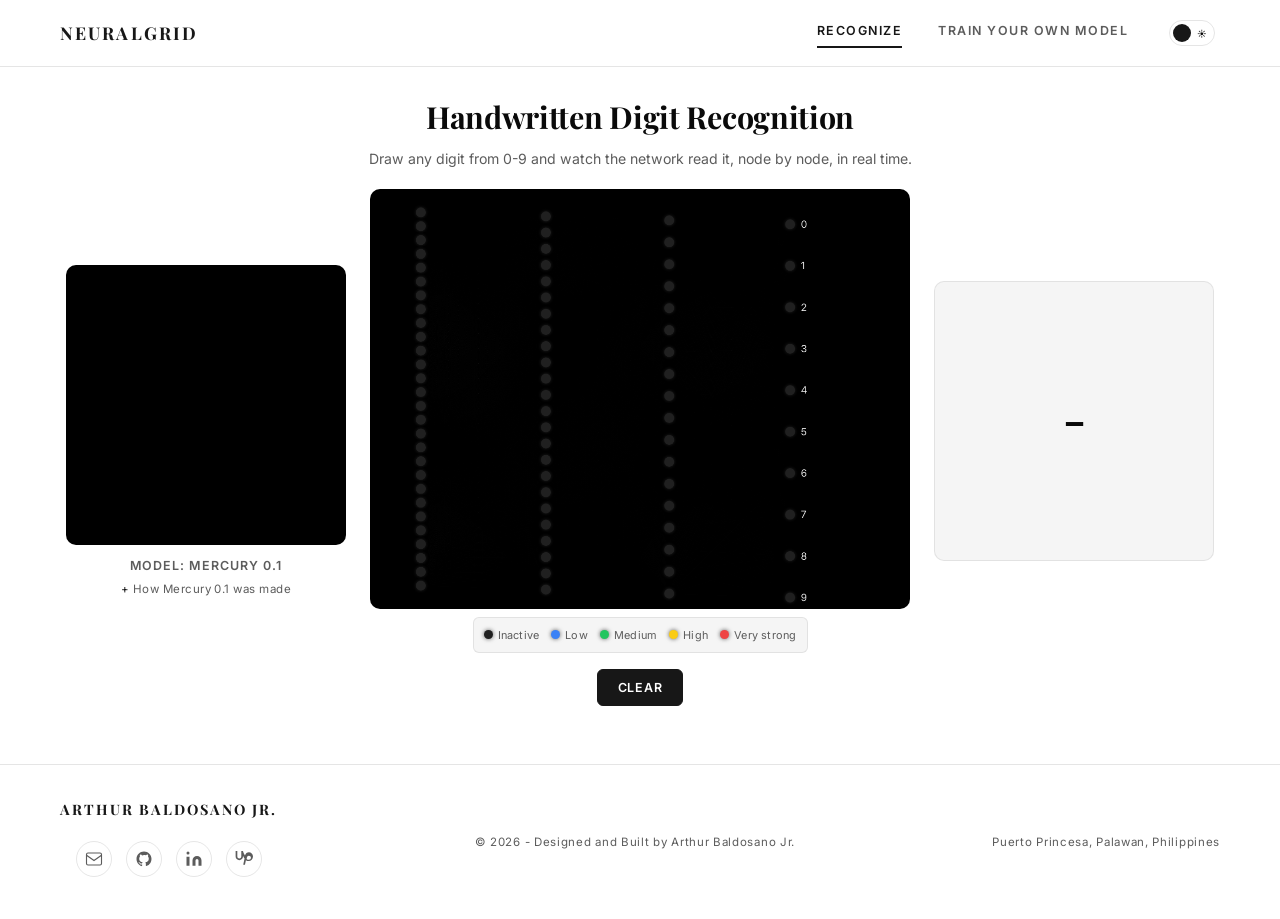
<file: index.html>
<!DOCTYPE html>
<html lang="en">
<head>
<meta charset="UTF-8">
<meta name="viewport" content="width=device-width, initial-scale=1">
<meta name="description" content="NeuralGrid recognizes handwritten digits in real time using Mercury 0.1, a neural network trained from scratch in the browser, with a live visualization of every activation.">
<title>NeuralGrid | Handwriting Recognition</title>
<link rel="preconnect" href="https://fonts.googleapis.com">
<link href="https://fonts.googleapis.com/css2?family=Playfair+Display:wght@600;700&family=Inter:wght@400;500;600&display=swap" rel="stylesheet">
<link rel="stylesheet" href="assets/css/global.css">
<script src="assets/js/theme.js"></script>
<link rel="icon" type="image/png" href="assets/images/favicon.png" />
<link rel="shortcut icon" href="assets/images/favicon.png" />
<link rel="preload" as="image" href="assets/images/favicon.png" imagesrcset="assets/images/favicon.png" imagesizes="40px" />
</head>
<body class="page-recognize">

  <nav class="topnav">
    <span class="brand">NeuralGrid</span>
    <div class="nav-links">
      <a href="index.html" class="active">Recognize</a>
      <a href="train.html">Train Your Own Model</a>
    </div>
    <button id="themeToggle" class="theme-toggle" aria-label="Toggle theme">
      <span class="toggle-thumb"></span>
      <span class="t-icon t-sun">&#9728;</span>
      <span class="t-icon t-moon">&#9789;</span>
    </button>
    <button id="hamburgerBtn" class="hamburger" aria-label="Toggle menu" aria-expanded="false" aria-controls="mobileMenu">
      <span class="hamburger-bar"></span>
      <span class="hamburger-bar"></span>
      <span class="hamburger-bar"></span>
    </button>
  </nav>

  <div id="mobileMenu" class="mobile-menu">
    <button id="mobileMenuClose" class="mobile-menu-close" aria-label="Close menu">
      <svg width="18" height="18" viewBox="0 0 24 24" fill="none" stroke="currentColor" stroke-width="2" stroke-linecap="round"><path d="M5 5l14 14M19 5L5 19"/></svg>
    </button>
    <a href="index.html" class="active">Recognize</a>
    <a href="train.html">Train Your Own Model</a>
  </div>
  <div id="mobileMenuOverlay" class="mobile-menu-overlay"></div>

  <main class="recognize-page">
    <h1>Handwritten Digit Recognition</h1>
    <p class="subtitle">Draw any digit from 0-9 and watch the network read it, node by node, in real time.</p>

    <div class="board-row">
      <div class="draw-canvas-wrap">
        <canvas id="drawCanvas" width="280" height="280" aria-label="Digit drawing canvas"></canvas>
        <p class="model-name">Model: Mercury 0.1</p>
        <details class="model-story">
          <summary>How Mercury 0.1 was made</summary>
          <a href="train.html" class="model-story-link" title="Train your own model">
            <img src="assets/images/mercury.gif" alt="Animated recording of Mercury 0.1 being trained by hand in the Train Your Own Model sandbox" loading="lazy">
          </a>
        </details>
      </div>
      <div class="network-viz-wrap">
        <canvas id="networkCanvas" width="1080" height="840" aria-label="Live neural network activation visualization"></canvas>
        <ul id="networkLegend" class="network-legend">
          <li><span class="dot" style="background:#202020"></span>Inactive</li>
          <li><span class="dot" style="background:#3B82F6"></span>Low</li>
          <li><span class="dot" style="background:#22C55E"></span>Medium</li>
          <li><span class="dot" style="background:#FACC15"></span>High</li>
          <li><span class="dot" style="background:#EF4444"></span>Very strong</li>
        </ul>
      </div>
      <div id="result" class="result-card" hidden>
        <div class="result-digit" id="predictionLabel">-</div>
        <div class="result-confidence" id="confidenceLabel"></div>
      </div>
    </div>

    <div id="controls">
      <button id="clearBtn" class="primary">Clear</button>
    </div>

    <p id="statusMessage" aria-live="polite"></p>
    <div class="story-spacer"></div>
  </main>

  <footer>
    <div class="footer-left">
      <span class="footer-logo">Arthur Baldosano Jr.</span>
      <div class="footer-icons">
        <a href="mailto:arthurjuniorbaldosano@gmail.com" title="Email" class="footer-icon-link">
          <svg width="18" height="18" fill="none" stroke="currentColor" stroke-width="1.5" viewBox="0 0 24 24"><rect x="2" y="4" width="20" height="16" rx="2"/><path d="m2 7 10 7 10-7"/></svg>
        </a>
        <a href="https://github.com/ABaldosano" target="_blank" rel="noopener noreferrer" title="GitHub" class="footer-icon-link">
          <svg width="18" height="18" fill="currentColor" viewBox="0 0 24 24"><path d="M12 2C6.48 2 2 6.48 2 12c0 4.42 2.87 8.17 6.84 9.49.5.09.68-.22.68-.48v-1.7c-2.78.6-3.37-1.34-3.37-1.34-.45-1.15-1.1-1.46-1.1-1.46-.9-.62.07-.6.07-.6 1 .07 1.52 1.02 1.52 1.02.89 1.52 2.33 1.08 2.9.83.09-.65.35-1.08.63-1.33-2.22-.25-4.56-1.11-4.56-4.95 0-1.09.39-1.98 1.03-2.68-.1-.26-.45-1.27.1-2.64 0 0 .84-.27 2.75 1.02A9.56 9.56 0 0 1 12 6.8c.85 0 1.7.11 2.5.33 1.9-1.29 2.74-1.02 2.74-1.02.55 1.37.2 2.38.1 2.64.64.7 1.03 1.59 1.03 2.68 0 3.85-2.34 4.7-4.57 4.95.36.31.68.92.68 1.85v2.74c0 .27.18.58.69.48A10.01 10.01 0 0 0 22 12c0-5.52-4.48-10-10-10z"/></svg>
        </a>
        <a href="https://www.linkedin.com/in/arthur-v-baldosano-jr-2b5607406" target="_blank" rel="noopener noreferrer" title="LinkedIn" class="footer-icon-link">
          <svg width="18" height="18" fill="currentColor" viewBox="0 0 24 24"><path d="M16 8a6 6 0 0 1 6 6v7h-4v-7a2 2 0 0 0-2-2 2 2 0 0 0-2 2v7h-4v-7a6 6 0 0 1 6-6zM2 9h4v12H2zm2-3a2 2 0 1 1 0-4 2 2 0 0 1 0 4z"/></svg>
        </a>
        <a href="https://www.upwork.com/freelancers/~01746d5ba8ae90ffb9?mp_source=share" target="_blank" rel="noopener noreferrer" title="Upwork" class="footer-icon-link">
          <svg width="18" height="18" fill="currentColor" viewBox="0 0 24 24"><path d="M18.561 13.158c-1.102 0-2.135-.467-3.074-1.227l.228-1.076c.207-1.143.849-3.06 2.839-3.06 1.492 0 2.703 1.212 2.703 2.703 0 1.489-1.211 2.66-2.696 2.66zM18.56 3c-2.539 0-4.51 1.649-5.31 4.366-1.22-1.834-2.148-4.036-2.687-5.892H8.386v7.31c0 1.457-1.187 2.644-2.644 2.644S3.1 10.241 3.1 8.784V1.474H.824v7.31C.824 11.439 3.04 13.63 5.742 13.63c2.703 0 4.919-2.191 4.919-4.846V7.71c.539 1.219 1.219 2.514 2.054 3.638l-1.733 8.152h2.312l1.26-5.922c1.139.783 2.411 1.226 3.807 1.226C21.327 14.804 24 12.133 24 8.784 24 5.433 21.327 3 18.561 3z"/></svg>
        </a>
      </div>
    </div>
    <p>© 2026 - Designed and Built by Arthur Baldosano Jr.</p>
    <p>Puerto Princesa, Palawan, Philippines</p>
  </footer>

  <script src="assets/js/functions.js"></script>
  <script src="assets/js/matrix.js"></script>
  <script src="assets/js/vector.js"></script>
  <script src="assets/js/activation.js"></script>
  <script src="assets/js/loss.js"></script>
  <script src="assets/js/optimizer.js"></script>
  <script src="assets/js/layer.js"></script>
  <script src="assets/js/neuralNetwork.js"></script>
  <script src="assets/js/model.js"></script>
  <script src="assets/js/preprocessing.js"></script>
  <script src="assets/js/seedDigits.js"></script>
  <script src="assets/js/renderer.js"></script>
  <script src="assets/js/networkViz.js"></script>
  <script src="assets/js/pretrainedModel.js"></script>
  <script src="assets/js/app.js"></script>
</body>
</html>
</file>
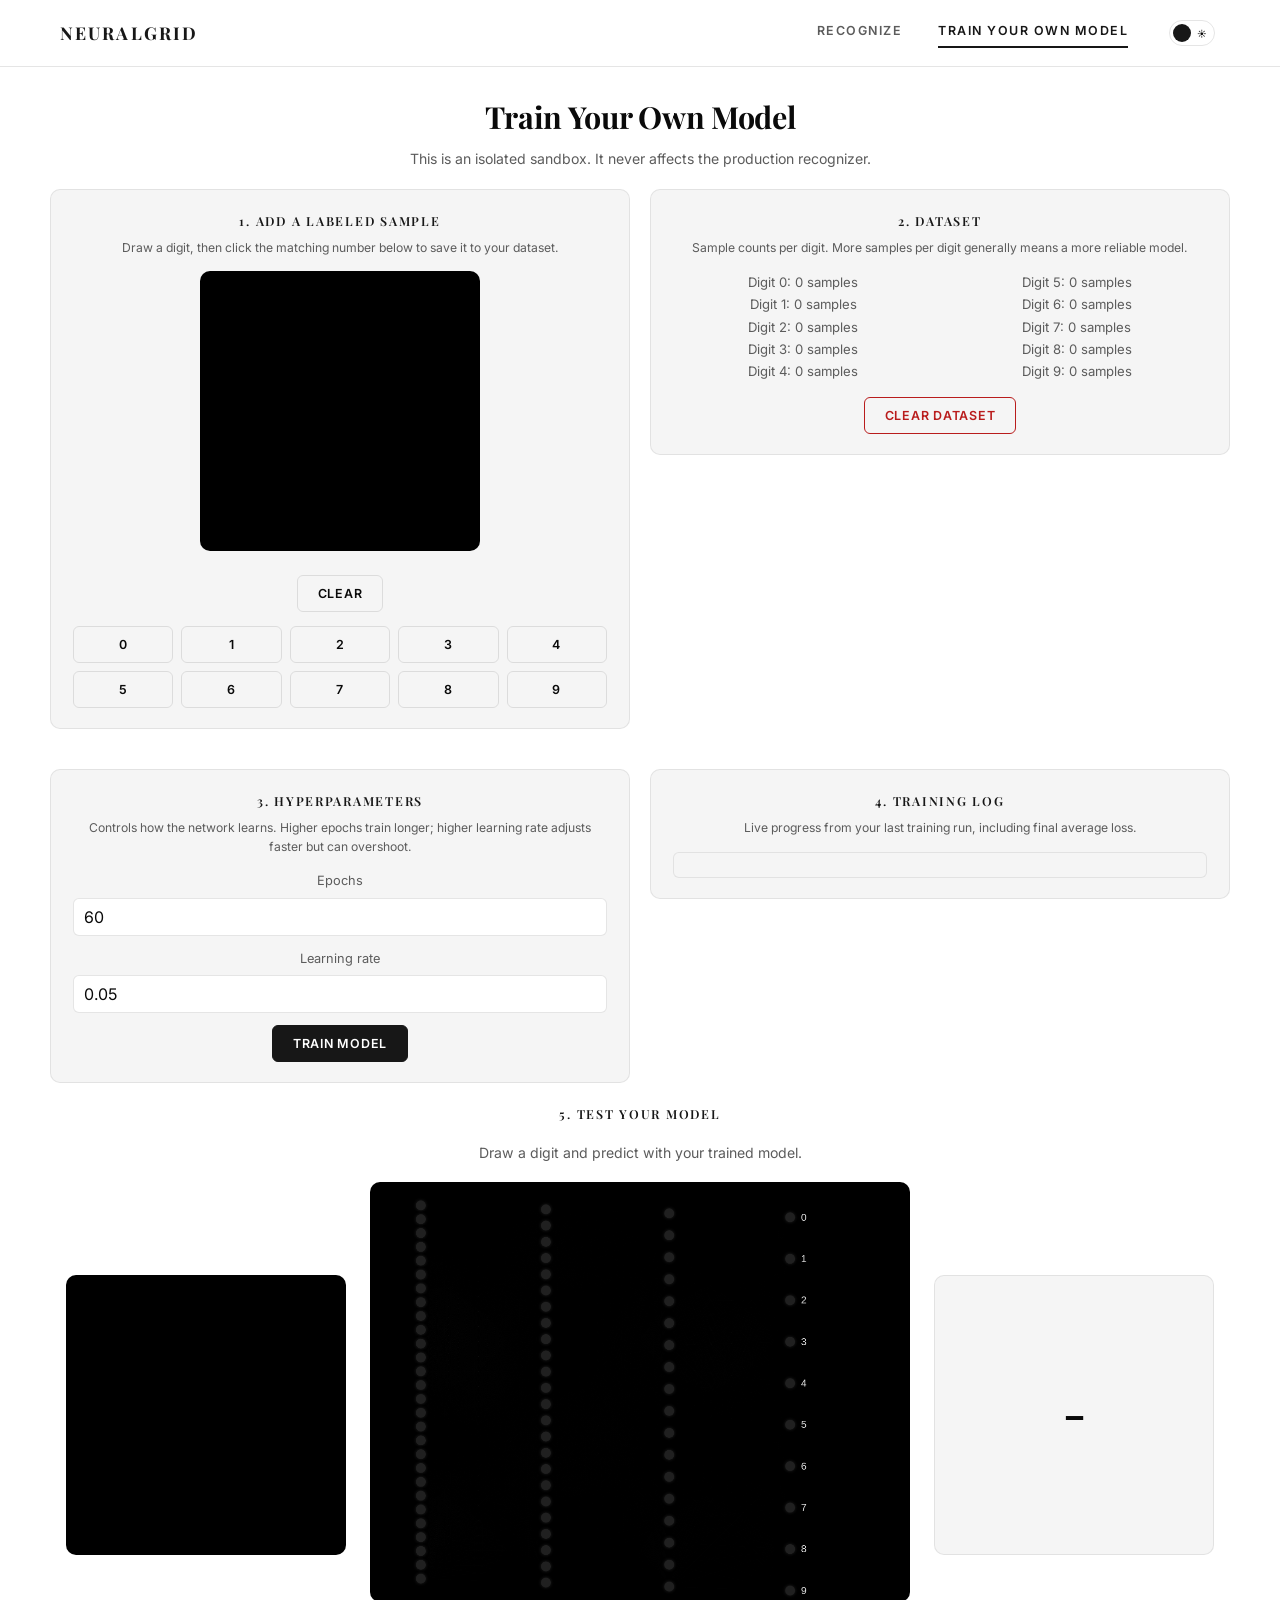
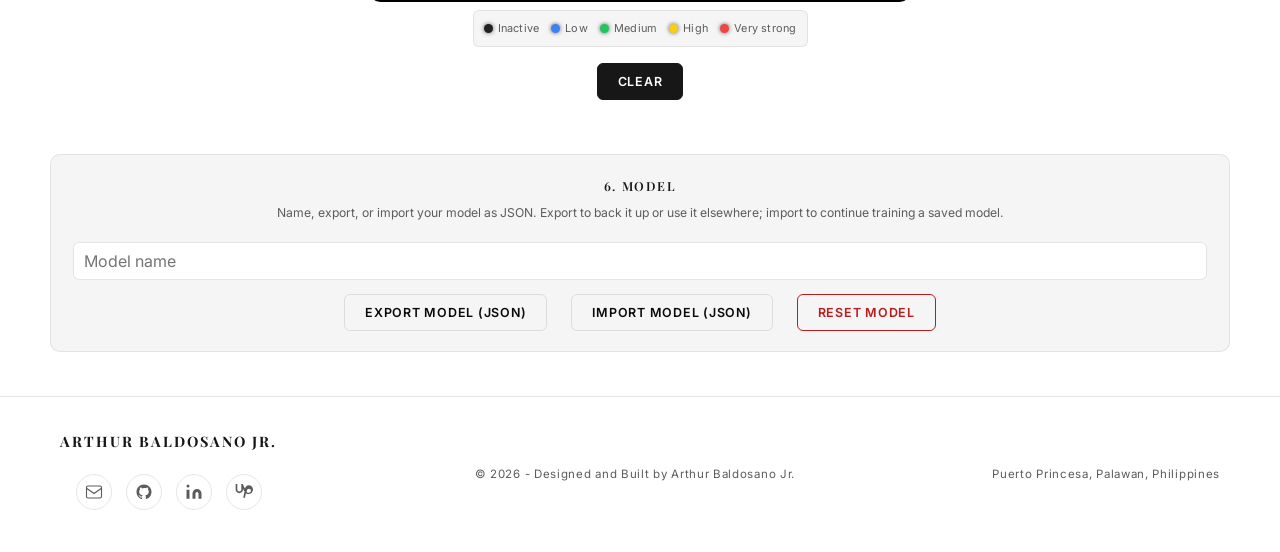
<file: train.html>
<!DOCTYPE html>
<html lang="en">
<head>
<meta charset="UTF-8">
<meta name="viewport" content="width=device-width, initial-scale=1">
<meta name="description" content="Train your own handwritten digit recognition model from scratch in an isolated sandbox: label samples, tune hyperparameters, train, test, and export or import models.">
<title>Train Your Own Model | NeuralGrid</title>
<link rel="preconnect" href="https://fonts.googleapis.com">
<link href="https://fonts.googleapis.com/css2?family=Playfair+Display:wght@600;700&family=Inter:wght@400;500;600&display=swap" rel="stylesheet">
<link rel="stylesheet" href="assets/css/global.css">
<script src="assets/js/theme.js"></script>
<link rel="icon" type="image/png" href="assets/images/favicon.png" />
<link rel="shortcut icon" href="assets/images/favicon.png" />
<link rel="preload" as="image" href="assets/images/favicon.png" imagesrcset="assets/images/favicon.png" imagesizes="40px" />
</head>
<body>

  <nav class="topnav">
    <span class="brand">NeuralGrid</span>
    <div class="nav-links">
      <a href="index.html">Recognize</a>
      <a href="train.html" class="active">Train Your Own Model</a>
    </div>
    <button id="themeToggle" class="theme-toggle" aria-label="Toggle theme">
      <span class="toggle-thumb"></span>
      <span class="t-icon t-sun">&#9728;</span>
      <span class="t-icon t-moon">&#9789;</span>
    </button>
    <button id="hamburgerBtn" class="hamburger" aria-label="Toggle menu" aria-expanded="false" aria-controls="mobileMenu">
      <span class="hamburger-bar"></span>
      <span class="hamburger-bar"></span>
      <span class="hamburger-bar"></span>
    </button>
  </nav>

  <div id="mobileMenu" class="mobile-menu">
    <button id="mobileMenuClose" class="mobile-menu-close" aria-label="Close menu">
      <svg width="18" height="18" viewBox="0 0 24 24" fill="none" stroke="currentColor" stroke-width="2" stroke-linecap="round"><path d="M5 5l14 14M19 5L5 19"/></svg>
    </button>
    <a href="index.html">Recognize</a>
    <a href="train.html" class="active">Train Your Own Model</a>
  </div>
  <div id="mobileMenuOverlay" class="mobile-menu-overlay"></div>

  <main class="train-page">
    <h1>Train Your Own Model</h1>
    <p class="subtitle">This is an isolated sandbox. It never affects the production recognizer.</p>

    <div class="train-panels-row">
      <section class="panel">
        <h2>1. Add a labeled sample</h2>
        <p class="panel-hint">Draw a digit, then click the matching number below to save it to your dataset.</p>
        <canvas id="drawCanvas" width="280" height="280" aria-label="Digit drawing canvas"></canvas>
        <div id="controls">
          <button id="clearBtn">Clear</button>
        </div>
        <div id="digitGrid" class="digit-grid"></div>
      </section>

      <section class="panel">
        <h2>2. Dataset</h2>
        <p class="panel-hint">Sample counts per digit. More samples per digit generally means a more reliable model.</p>
        <ul id="datasetStats" class="stats-list"></ul>
        <button id="clearDatasetBtn" class="danger">Clear Dataset</button>
      </section>

      <section class="panel">
        <h2>3. Hyperparameters</h2>
        <p class="panel-hint">Controls how the network learns. Higher epochs train longer; higher learning rate adjusts faster but can overshoot.</p>
        <label>Epochs <input type="number" id="epochsInput" value="60" min="1" max="1000"></label>
        <label>Learning rate <input type="number" id="lrInput" value="0.05" min="0.001" max="1" step="0.001"></label>
        <button id="trainBtn" class="primary">Train Model</button>
      </section>

      <section class="panel">
        <h2>4. Training Log</h2>
        <p class="panel-hint">Live progress from your last training run, including final average loss.</p>
        <pre id="trainingLog" class="log-box"></pre>
      </section>
    </div>

    <section class="test-model-section">
      <h2>5. Test Your Model</h2>
      <p class="subtitle" style="margin-top:0">Draw a digit and predict with your trained model.</p>
      <div class="board-row">
        <canvas id="testDrawCanvas" width="280" height="280" aria-label="Digit drawing canvas for testing your model"></canvas>
        <div class="network-viz-wrap">
          <canvas id="testNetworkCanvas" width="1080" height="840"></canvas>
          <ul class="network-legend">
            <li><span class="dot" style="background:#202020"></span>Inactive</li>
            <li><span class="dot" style="background:#3B82F6"></span>Low</li>
            <li><span class="dot" style="background:#22C55E"></span>Medium</li>
            <li><span class="dot" style="background:#FACC15"></span>High</li>
            <li><span class="dot" style="background:#EF4444"></span>Very strong</li>
          </ul>
        </div>
        <div id="testResult" class="result-card" hidden>
          <div class="result-digit" id="testPredictionLabel">-</div>
          <div class="result-confidence" id="testConfidenceLabel"></div>
        </div>
      </div>
      <div id="testControls">
        <button id="testClearBtn" class="primary">Clear</button>
      </div>
      <p id="testStatusMessage" aria-live="polite"></p>
    </section>

    <section class="panel model-panel">
      <h2>6. Model</h2>
      <p class="panel-hint">Name, export, or import your model as JSON. Export to back it up or use it elsewhere; import to continue training a saved model.</p>
      <div class="board-row">
        <input type="text" id="modelNameInput" class="model-name-input" placeholder="Model name">
        <button id="exportBtn">Export Model (JSON)</button>
        <button id="importBtn">Import Model (JSON)</button>
        <input type="file" id="importFileInput" accept="application/json" hidden>
        <button id="resetModelBtn" class="danger">Reset Model</button>
      </div>
    </section>
  </main>

  <footer>
    <div class="footer-left">
      <span class="footer-logo">Arthur Baldosano Jr.</span>
      <div class="footer-icons">
        <a href="mailto:arthurjuniorbaldosano@gmail.com" title="Email" class="footer-icon-link">
          <svg width="18" height="18" fill="none" stroke="currentColor" stroke-width="1.5" viewBox="0 0 24 24"><rect x="2" y="4" width="20" height="16" rx="2"/><path d="m2 7 10 7 10-7"/></svg>
        </a>
        <a href="https://github.com/ABaldosano" target="_blank" rel="noopener noreferrer" title="GitHub" class="footer-icon-link">
          <svg width="18" height="18" fill="currentColor" viewBox="0 0 24 24"><path d="M12 2C6.48 2 2 6.48 2 12c0 4.42 2.87 8.17 6.84 9.49.5.09.68-.22.68-.48v-1.7c-2.78.6-3.37-1.34-3.37-1.34-.45-1.15-1.1-1.46-1.1-1.46-.9-.62.07-.6.07-.6 1 .07 1.52 1.02 1.52 1.02.89 1.52 2.33 1.08 2.9.83.09-.65.35-1.08.63-1.33-2.22-.25-4.56-1.11-4.56-4.95 0-1.09.39-1.98 1.03-2.68-.1-.26-.45-1.27.1-2.64 0 0 .84-.27 2.75 1.02A9.56 9.56 0 0 1 12 6.8c.85 0 1.7.11 2.5.33 1.9-1.29 2.74-1.02 2.74-1.02.55 1.37.2 2.38.1 2.64.64.7 1.03 1.59 1.03 2.68 0 3.85-2.34 4.7-4.57 4.95.36.31.68.92.68 1.85v2.74c0 .27.18.58.69.48A10.01 10.01 0 0 0 22 12c0-5.52-4.48-10-10-10z"/></svg>
        </a>
        <a href="https://www.linkedin.com/in/arthur-v-baldosano-jr-2b5607406" target="_blank" rel="noopener noreferrer" title="LinkedIn" class="footer-icon-link">
          <svg width="18" height="18" fill="currentColor" viewBox="0 0 24 24"><path d="M16 8a6 6 0 0 1 6 6v7h-4v-7a2 2 0 0 0-2-2 2 2 0 0 0-2 2v7h-4v-7a6 6 0 0 1 6-6zM2 9h4v12H2zm2-3a2 2 0 1 1 0-4 2 2 0 0 1 0 4z"/></svg>
        </a>
        <a href="https://www.upwork.com/freelancers/~01746d5ba8ae90ffb9?mp_source=share" target="_blank" rel="noopener noreferrer" title="Upwork" class="footer-icon-link">
          <svg width="18" height="18" fill="currentColor" viewBox="0 0 24 24"><path d="M18.561 13.158c-1.102 0-2.135-.467-3.074-1.227l.228-1.076c.207-1.143.849-3.06 2.839-3.06 1.492 0 2.703 1.212 2.703 2.703 0 1.489-1.211 2.66-2.696 2.66zM18.56 3c-2.539 0-4.51 1.649-5.31 4.366-1.22-1.834-2.148-4.036-2.687-5.892H8.386v7.31c0 1.457-1.187 2.644-2.644 2.644S3.1 10.241 3.1 8.784V1.474H.824v7.31C.824 11.439 3.04 13.63 5.742 13.63c2.703 0 4.919-2.191 4.919-4.846V7.71c.539 1.219 1.219 2.514 2.054 3.638l-1.733 8.152h2.312l1.26-5.922c1.139.783 2.411 1.226 3.807 1.226C21.327 14.804 24 12.133 24 8.784 24 5.433 21.327 3 18.561 3z"/></svg>
        </a>
      </div>
    </div>
    <p>© 2026 - Designed and Built by Arthur Baldosano Jr.</p>
    <p>Puerto Princesa, Palawan, Philippines</p>
  </footer>

  <script src="assets/js/functions.js"></script>
  <script src="assets/js/matrix.js"></script>
  <script src="assets/js/vector.js"></script>
  <script src="assets/js/activation.js"></script>
  <script src="assets/js/loss.js"></script>
  <script src="assets/js/optimizer.js"></script>
  <script src="assets/js/layer.js"></script>
  <script src="assets/js/neuralNetwork.js"></script>
  <script src="assets/js/model.js"></script>
  <script src="assets/js/preprocessing.js"></script>
  <script src="assets/js/seedDigits.js"></script>
  <script src="assets/js/renderer.js"></script>
  <script src="assets/js/networkViz.js"></script>
  <script src="assets/js/train-app.js"></script>
</body>
</html>
</file>
<file: assets/css/global.css>
/* ==========================================================================
   1. reset, base styles and variable system
   ========================================================================== */

*, *::before, *::after { margin: 0; padding: 0; box-sizing: border-box; }

:root, [data-theme="light"] {
  --bg: #ffffff;
  --bg2: #fafafa;
  --bg3: #f5f5f5;
  --card-bg: #f5f5f5;
  --gold: #171717;
  --gold-dim: #525252;
  --cream: #0a0a0a;
  --muted: #5c5c5c;
  --text: #0a0a0a;
  --border: rgba(0, 0, 0, 0.1);
  --border-light: rgba(0, 0, 0, 0.08);
  --nav-bg: rgba(255, 255, 255, 0.97);
  --focus-ring: rgba(23, 23, 23, 0.35);
  --radius: 10px;
  --radius-sm: 6px;
  --danger: #b91c1c;
}

[data-theme="dark"] {
  --bg: #0a0a0a;
  --bg2: #141414;
  --bg3: #1f1f1f;
  --card-bg: rgba(255, 255, 255, 0.04);
  --gold: #e5e5e5;
  --gold-dim: #737373;
  --cream: #fafafa;
  --muted: #9a9a9a;
  --text: #fafafa;
  --border: rgba(255, 255, 255, 0.08);
  --border-light: rgba(255, 255, 255, 0.07);
  --nav-bg: rgba(10, 10, 10, 0.97);
  --focus-ring: rgba(229, 229, 229, 0.4);
  --danger: #ef4444;
}

html {
  height: 100%;
  scroll-behavior: smooth;
  scrollbar-width: thin;
}

body {
  background: var(--bg);
  color: var(--text);
  font-family: 'Inter', sans-serif;
  font-weight: 400;
  line-height: 1.7;
  font-size: 16px;
  transition: background 0.3s ease, color 0.3s ease;
  display: flex;
  flex-direction: column;
  min-height: 100vh;
  min-height: 100dvh;
}

/* Page layout flows naturally (scrolls if content + footer exceed
   viewport height) rather than locking to a fixed viewport, so the
   footer always has room below the board on every screen size. */

@media (prefers-reduced-motion: reduce) {
  html { scroll-behavior: auto; }
  *, *::before, *::after {
    animation-duration: 0.01ms !important;
    transition-duration: 0.01ms !important;
  }
}

a:focus-visible, button:focus-visible, input:focus-visible, .theme-toggle:focus-visible, .hamburger:focus-visible {
  outline: 2px solid var(--gold);
  outline-offset: 3px;
  border-radius: 4px;
}

h1 { font-family: 'Playfair Display', serif; font-weight: 700; }
h2 { font-family: 'Playfair Display', serif; font-weight: 600; }

/* ==========================================================================
   2. navigation
   ========================================================================== */

.topnav {
  position: sticky;
  top: 0;
  z-index: 500;
  display: flex;
  align-items: center;
  gap: 36px;
  padding: 18px 60px;
  background: var(--nav-bg);
  -webkit-backdrop-filter: blur(12px);
  backdrop-filter: blur(12px);
  border-bottom: 1px solid var(--border);
}

.topnav .brand {
  font-family: 'Playfair Display', serif;
  font-size: 1.1rem;
  font-weight: 700;
  letter-spacing: 0.12em;
  text-transform: uppercase;
  color: var(--gold);
  margin-right: auto;
}

.nav-links {
  display: flex;
  align-items: center;
  gap: 36px;
}

.topnav a {
  position: relative;
  color: var(--muted);
  text-decoration: none;
  font-size: 0.78rem;
  font-weight: 600;
  letter-spacing: 0.12em;
  text-transform: uppercase;
  padding-bottom: 4px;
  transition: color 0.2s;
  white-space: nowrap;
}
.topnav a::after {
  content: '';
  position: absolute;
  left: 0; bottom: -2px;
  width: 100%; height: 1.5px;
  background: var(--gold);
  transform: scaleX(0);
  transform-origin: left;
  transition: transform 0.25s ease;
}
.topnav a:hover, .topnav a.active { color: var(--gold); }
.topnav a:hover::after, .topnav a.active::after { transform: scaleX(1); }

.theme-toggle {
  background: none;
  border: 1px solid var(--border);
  cursor: pointer;
  width: 46px; height: 26px;
  border-radius: 13px;
  position: relative;
  transition: border-color 0.2s;
  flex-shrink: 0;
}
.theme-toggle:hover { border-color: var(--gold); }
.toggle-thumb {
  position: absolute; top: 3px; left: 3px;
  width: 18px; height: 18px; border-radius: 50%;
  background: var(--gold);
  transition: transform 0.25s ease;
}
[data-theme="dark"] .toggle-thumb { transform: translateX(20px); }
.t-icon { position: absolute; font-size: 9px; top: 50%; transform: translateY(-50%); pointer-events: none; transition: opacity 0.2s; }
.t-sun { right: 6px; opacity: 1; }
.t-moon { left: 6px; opacity: 0; color: var(--text); }
[data-theme="dark"] .t-sun { opacity: 0; }
[data-theme="dark"] .t-moon { opacity: 1; color: var(--cream); }

/* Hamburger button, hidden on desktop */
.hamburger {
  display: none;
  flex-direction: column;
  justify-content: center;
  align-items: center;
  gap: 5px;
  width: 34px;
  height: 34px;
  padding: 0;
  margin: 0;
  border: none;
  background: none;
  cursor: pointer;
  flex-shrink: 0;
}
.hamburger-bar {
  display: block;
  width: 22px;
  height: 2px;
  background: var(--gold);
  border-radius: 2px;
  transition: transform 0.25s ease, opacity 0.2s ease;
}
.hamburger.open .hamburger-bar:nth-child(1) { transform: translateY(7px) rotate(45deg); }
.hamburger.open .hamburger-bar:nth-child(2) { opacity: 0; }
.hamburger.open .hamburger-bar:nth-child(3) { transform: translateY(-7px) rotate(-45deg); }

.mobile-menu {
  display: flex;
  position: fixed;
  top: 0;
  right: 0;
  height: 100%;
  height: 100dvh;
  width: min(78vw, 300px);
  background: var(--nav-bg);
  -webkit-backdrop-filter: blur(12px);
  backdrop-filter: blur(12px);
  border-left: 1px solid var(--border);
  z-index: 900;
  flex-direction: column;
  gap: 4px;
  padding: 90px 28px 28px;
  box-shadow: -8px 0 24px rgba(0, 0, 0, 0.12);
  transform: translateX(100%);
  opacity: 0;
  pointer-events: none;
  transition: transform 0.32s cubic-bezier(0.4, 0, 0.2, 1), opacity 0.28s ease;
}

/* The hamburger button turns into an X when open, but the panel's
   z-index (900) sits above the navbar (500), covering it — so that X
   is invisible and untappable. This close button lives inside the
   panel itself, in the same top-right spot the hamburger/toggle
   occupy in the navbar, so there's always a visible, reachable way
   to dismiss the menu. */
.mobile-menu-close {
  position: absolute;
  top: 16px;
  right: 20px;
  width: 34px;
  height: 34px;
  display: flex;
  align-items: center;
  justify-content: center;
  padding: 0;
  margin: 0;
  border: none;
  background: none;
  color: var(--gold);
  cursor: pointer;
  flex-shrink: 0;
}
.mobile-menu-close:hover { opacity: 0.75; }

.mobile-menu a {
  color: var(--muted);
  text-decoration: none;
  font-size: 0.9rem;
  font-weight: 600;
  letter-spacing: 0.06em;
  text-transform: uppercase;
  padding: 14px 4px;
  border-bottom: 1px solid var(--border-light);
}
.mobile-menu a.active, .mobile-menu a:hover { color: var(--gold); }

.mobile-menu-overlay {
  display: block;
  position: fixed;
  inset: 0;
  background: rgba(0, 0, 0, 0.4);
  z-index: 800;
  opacity: 0;
  pointer-events: none;
  transition: opacity 0.28s ease;
}

.mobile-menu.open {
  transform: translateX(0);
  opacity: 1;
  pointer-events: auto;
}
.mobile-menu-overlay.open {
  opacity: 1;
  pointer-events: auto;
}

@media (max-width: 720px) {
  .nav-links { display: none; }
  .hamburger { display: flex; }
  .topnav { padding: 16px 20px; gap: 16px; }
}

/* ==========================================================================
   3. page layout
   ========================================================================== */

main {
  max-width: 480px;
  margin: 0 auto;
  padding: 24px 20px;
  text-align: center;
}

h1 { font-size: clamp(1.4rem, 2.6vw, 1.9rem); margin-bottom: 4px; letter-spacing: -0.01em; color: var(--cream); }
.subtitle { color: var(--muted); font-size: 0.88rem; margin-top: 0; margin-bottom: 18px; }

main.recognize-page {
  max-width: 100%;
  width: 100%;
  flex: 1;
  display: flex;
  flex-direction: column;
  align-items: center;
  justify-content: center;
  overflow: hidden;
}

@media (max-width: 899px), (max-height: 759px) {
  main.recognize-page {
    overflow: visible;
    justify-content: flex-start;
    padding-top: 20px;
    padding-bottom: 32px;
  }
}

@media (max-width: 480px) {
  main { padding: 18px 14px; }
  .board-row { gap: 16px; }
  #drawCanvas, #testDrawCanvas { width: 240px; height: 240px; }
  .network-viz-wrap { width: 100%; max-width: 320px; }
}

/* ==========================================================================
   3b. mobile flow: draw -> act -> result, with the network visualization
   demoted to a secondary section below rather than competing for the
   same space between the drawing pad and the Predict/Clear buttons.
   .board-row's own box is removed from layout (display:contents) so its
   children become direct flex items of main.recognize-page and can be
   reordered together with #controls and #statusMessage, which live
   outside .board-row in the markup.
   ========================================================================== */
@media (max-width: 720px), (max-height: 759px) {
  main.recognize-page { align-items: stretch; }
  main.recognize-page > h1,
  main.recognize-page > .subtitle { text-align: center; }

  main.recognize-page .board-row { display: contents; }

  main.recognize-page .draw-canvas-wrap { order: 1; }
  main.recognize-page #controls { order: 2; }
  main.recognize-page .result-card { order: 3; }
  main.recognize-page #statusMessage { order: 4; }
  main.recognize-page .network-viz-wrap { order: 5; margin-top: 8px; }
  main.recognize-page .story-spacer { display: none; }

  /* The "How it was made" dropdown is position:absolute on desktop,
     which is safe there because its siblings sit beside it in a flex
     row, not below it. On mobile everything stacks vertically, so an
     absolutely-positioned dropdown would float over whatever comes
     next (the Predict/Clear buttons) instead of pushing them down.
     Putting it back in normal flow here means it reserves its own
     space and pushes later content down like any other block. */
  main.recognize-page .draw-canvas-wrap { position: static; }
  main.recognize-page .model-story { position: static; margin-top: 4px; }

  main.recognize-page .draw-canvas-wrap,
  main.recognize-page .result-card,
  main.recognize-page .network-viz-wrap { align-self: center; }

  main.recognize-page #controls {
    display: flex;
    justify-content: center;
    width: 100%;
    max-width: 280px;
    margin: 4px auto 0;
  }
  main.recognize-page #controls button { min-width: 140px; margin: 0; }

  main.recognize-page .result-card {
    width: 100%;
    max-width: 280px;
    height: auto;
    min-height: 120px;
    padding: 18px;
    margin-top: 14px;
  }

  main.recognize-page .network-viz-wrap::before {
    content: "Network activity";
    font-size: 0.72rem;
    font-weight: 600;
    letter-spacing: 0.08em;
    text-transform: uppercase;
    color: var(--muted);
  }

  /* Same draw -> act -> result flow as the recognizer page, applied to
     the "Test Your Model" section of the training lab. There's no
     .draw-canvas-wrap here (testDrawCanvas is a bare canvas, no model
     name/story dropdown alongside it), so it's targeted directly. */
  .test-model-section {
    display: flex;
    flex-direction: column;
    align-items: stretch;
  }
  .test-model-section .board-row { display: contents; }

  .test-model-section #testDrawCanvas { order: 1; align-self: center; }
  .test-model-section #testControls { order: 2; }
  .test-model-section .result-card { order: 3; align-self: center; }
  .test-model-section #testStatusMessage { order: 4; }
  .test-model-section .network-viz-wrap { order: 5; margin-top: 8px; align-self: center; }

  .test-model-section #testControls {
    display: flex;
    justify-content: center;
    width: 100%;
    max-width: 280px;
    margin: 16px auto 0;
  }
  .test-model-section #testControls button { min-width: 140px; margin: 0; }

  .test-model-section .result-card {
    width: 100%;
    max-width: 280px;
    height: auto;
    min-height: 120px;
    padding: 18px;
    margin-top: 14px;
  }

  .test-model-section .network-viz-wrap::before {
    content: "Network activity";
    font-size: 0.72rem;
    font-weight: 600;
    letter-spacing: 0.08em;
    text-transform: uppercase;
    color: var(--muted);
  }
}

/* The hide-until-first-prediction behavior for the test result card is
   a mobile-only affordance, same reasoning as the recognizer page's
   result card above — always show it on larger screens. */
@media (min-width: 721px) and (min-height: 760px) {
  .test-model-section .result-card[hidden] { display: flex; }
}

.board-row {
  display: flex;
  justify-content: center;
  align-items: center;
  gap: 24px;
  flex-wrap: wrap;
}

#drawCanvas,
#testDrawCanvas {
  border: 1px solid var(--border);
  border-radius: var(--radius);
  background: #000;
  cursor: crosshair;
  touch-action: none;
  width: 280px;
  height: 280px;
  max-width: 100%;
}

.network-legend {
  list-style: none;
  display: flex;
  flex-wrap: wrap;
  justify-content: center;
  gap: 4px 12px;
  padding: 8px 10px;
  margin: 0;
  border: 1px solid var(--border-light);
  border-radius: var(--radius-sm);
  background: var(--card-bg);
  font-size: 0.68rem;
  color: var(--muted);
  letter-spacing: 0.02em;
}
.network-legend li { display: flex; align-items: center; gap: 5px; }
.network-legend .dot {
  width: 9px; height: 9px; border-radius: 50%;
  box-shadow: 0 0 4px currentColor;
  flex-shrink: 0;
}

#controls, #testControls { margin-top: 16px; }

button {
  padding: 10px 20px;
  margin: 0 5px;
  font-family: 'Inter', sans-serif;
  font-size: 0.78rem;
  font-weight: 600;
  letter-spacing: 0.06em;
  text-transform: uppercase;
  border: 1px solid var(--border);
  border-radius: var(--radius-sm);
  background: transparent;
  color: var(--text);
  cursor: pointer;
  transition: border-color 0.2s, opacity 0.2s, background 0.2s;
}
button:hover { border-color: var(--gold); opacity: 0.85; }

button.primary { background: var(--gold); color: var(--bg); border-color: var(--gold); }
button.danger { background: transparent; color: var(--danger); border-color: var(--danger); }

.result-card {
  width: 280px;
  height: 280px;
  max-width: 100%;
  padding: 22px;
  border-radius: var(--radius);
  background: var(--card-bg);
  border: 1px solid var(--border-light);
  display: flex;
  flex-direction: column;
  align-items: center;
  justify-content: center;
  box-sizing: border-box;
}
.result-card[hidden] { display: none; }

/* The hidden-until-first-prediction behavior is a mobile-only affordance
   (see the 720px/759px media query below) to avoid an empty result card
   eating space above the fold. On larger screens the result card is a
   permanent fixture of the three-panel layout, so it should always be
   visible, prediction or not — override the [hidden] attribute here. */
@media (min-width: 721px) and (min-height: 760px) {
  main.recognize-page .result-card[hidden] { display: flex; }
}

.network-viz-wrap {
  display: flex;
  flex-direction: column;
  align-items: center;
  gap: 8px;
}

#networkCanvas,
#testNetworkCanvas {
  border: 1px solid var(--border);
  border-radius: var(--radius);
  background: #000;
  cursor: default;
  width: 540px;
  max-width: 100%;
  height: 420px;
}

@supports (aspect-ratio: 1080 / 840) {
  #networkCanvas,
  #testNetworkCanvas {
    height: auto;
    aspect-ratio: 1080 / 840;
  }
}

.result-digit { font-family: 'Playfair Display', serif; font-size: 48px; font-weight: 700; color: var(--cream); }
.result-confidence { font-size: 0.78rem; color: var(--muted); margin-top: 6px; letter-spacing: 0.04em; }

#statusMessage, #testStatusMessage { min-height: 18px; font-size: 0.78rem; color: var(--gold-dim); margin-top: 16px; }

.train-page { max-width: 1220px; width: 100%; text-align: left; overflow-x: hidden; overflow-y: auto; }
.train-page h1, .train-page .subtitle { text-align: center; }

.train-panels-row {
  display: grid;
  grid-template-columns: repeat(2, 1fr);
  gap: 20px;
  align-items: start;
}
@media (max-width: 720px) {
  .train-panels-row { grid-template-columns: 1fr; }
}

.train-panels-row .panel,
.model-panel {
  text-align: center;
}
.train-panels-row .panel #drawCanvas,
.train-panels-row .panel .digit-grid,
.train-panels-row .panel .stats-list {
  margin-left: auto;
  margin-right: auto;
}
.train-panels-row .panel label { text-align: center; }

.model-panel .board-row { gap: 14px; align-items: center; }
.model-name-input {
  padding: 10px 14px;
  font-family: 'Inter', sans-serif;
  font-size: 0.82rem;
  border: 1px solid var(--border);
  border-radius: var(--radius-sm);
  background: transparent;
  color: var(--text);
  min-width: 200px;
}
.model-name-input:focus { outline: none; border-color: var(--gold); }

.test-model-section {
  text-align: center;
  margin-bottom: 20px;
}
.test-model-section h2 {
  font-size: 0.78rem;
  letter-spacing: 0.14em;
  text-transform: uppercase;
  color: var(--gold);
  margin-top: 0;
  margin-bottom: 16px;
  font-weight: 600;
}

.draw-canvas-wrap {
  display: flex;
  flex-direction: column;
  align-items: center;
  gap: 10px;
}

.model-name {
  margin: 0;
  font-size: 0.78rem;
  font-weight: 600;
  letter-spacing: 0.08em;
  text-transform: uppercase;
  color: var(--muted);
  text-align: center;
}

.model-story {
  width: 100%;
  max-width: 280px;
}
.model-story summary {
  cursor: pointer;
  font-size: 0.72rem;
  color: var(--muted);
  text-align: center;
  letter-spacing: 0.04em;
  list-style: none;
  padding: 4px 0;
  transition: color 0.2s;
}
.model-story summary::-webkit-details-marker { display: none; }
.model-story summary::before {
  content: "+ ";
  color: var(--gold);
}
.model-story[open] summary::before {
  content: "\2212 ";
}
.model-story summary:hover { color: var(--text); }
.draw-canvas-wrap { position: relative; }
.model-story { position: absolute; top: 100%; left: 0; right: 0; z-index: 50; }
.model-story-link {
  display: block;
  margin-top: 10px;
  border-radius: var(--radius);
  transition: opacity 0.2s, transform 0.2s;
  box-shadow: 0 8px 24px rgba(0,0,0,0.18);
}

.model-story-link:hover,
.model-story-link:focus-visible {
  opacity: 0.85;
  transform: scale(1.01);
}
.story-spacer { height: 0; transition: height 0.2s ease; }
main:has(.model-story[open]) .story-spacer { height: 168px; }
.model-story img {
  display: block;
  width: 100%;
  border: 1px solid var(--border);
  border-radius: var(--radius);
  background: #000;
  pointer-events: none;
}

.panel-hint {
  font-size: 0.76rem;
  color: var(--muted);
  line-height: 1.5;
  margin: -8px 0 14px;
}

.result-card {
  animation: result-fade-in 0.28s ease;
}
@keyframes result-fade-in {
  from { opacity: 0; transform: translateY(6px); }
  to { opacity: 1; transform: translateY(0); }
}
@media (prefers-reduced-motion: reduce) {
  .result-card { animation: none; }
}

.panel {
  background: var(--card-bg);
  border: 1px solid var(--border-light);
  border-radius: var(--radius);
  padding: 20px 22px;
  margin-bottom: 20px;
}

.panel h2 {
  font-size: 0.78rem;
  letter-spacing: 0.14em;
  text-transform: uppercase;
  color: var(--gold);
  margin-top: 0;
  margin-bottom: 16px;
  font-weight: 600;
}

.digit-grid {
  display: grid;
  grid-template-columns: repeat(5, 1fr);
  gap: 8px;
  margin-top: 14px;
  list-style: none;
  padding: 0;
}
.digit-grid button { margin: 0; }

.stats-list {
  list-style: none;
  padding: 0;
  margin: 0 0 14px;
  font-size: 0.82rem;
  color: var(--muted);
  columns: 2;
}

.log-box {
  background: var(--bg3);
  color: var(--muted);
  font-family: 'Inter', monospace;
  font-size: 0.75rem;
  padding: 12px;
  border-radius: var(--radius-sm);
  max-height: 180px;
  overflow-y: auto;
  white-space: pre-wrap;
  border: 1px solid var(--border-light);
}

.train-page label {
  display: block;
  font-size: 0.8rem;
  color: var(--muted);
  margin-bottom: 12px;
}

.train-page input {
  display: block;
  margin-top: 6px;
  padding: 8px 10px;
  width: 100%;
  border: 1px solid var(--border);
  border-radius: var(--radius-sm);
  background: var(--bg);
  color: var(--text);
  font-family: 'Inter', sans-serif;
  -webkit-appearance: none;
  appearance: none;
  font-size: 16px; /* prevents iOS auto-zoom on focus */
}
.train-page input[hidden] { display: none; }

a, button, input, textarea, select {
  touch-action: manipulation;
}

/* ==========================================================================
   FOOTER SIGNATURE & BRAND COMPONENT
   ========================================================================== */

footer {
  padding: 32px 60px;
  background: var(--bg);
  display: flex;
  justify-content: space-between;
  align-items: center;
  border-top: 1px solid var(--border);
  transition: background 0.3s, border-color 0.3s;
  flex-wrap: wrap;
  gap: 12px;
}
footer p {
  font-size: 0.72rem;
  color: var(--muted);
  letter-spacing: 0.06em;
  line-height: 1.6;
}
.footer-left {
  display: flex;
  flex-direction: column;
  align-items: center;
  gap: 10px;
}
.footer-logo {
  font-family: 'Playfair Display', serif;
  font-size: 0.9rem;
  font-weight: 700;
  letter-spacing: 0.14em;
  text-transform: uppercase;
  color: var(--gold);
}

.footer-icons {
  display: flex;
  align-items: center;
  justify-content: center;
  gap: 14px;
  margin: 10px 0;
}
.footer-icon-link {
  display: flex;
  align-items: center;
  justify-content: center;
  width: 36px;
  height: 36px;
  border-radius: 50%;
  border: 1px solid var(--border);
  color: var(--muted);
  transition: color 0.2s, border-color 0.2s, transform 0.2s;
}
.footer-icon-link:hover {
  color: var(--text);
  border-color: var(--gold);
  transform: translateY(-2px);
}

@media (max-width: 640px) {
  footer { padding: 24px; flex-direction: column; text-align: center; gap: 10px; }
  .footer-left { align-items: center; }
}
</file>
